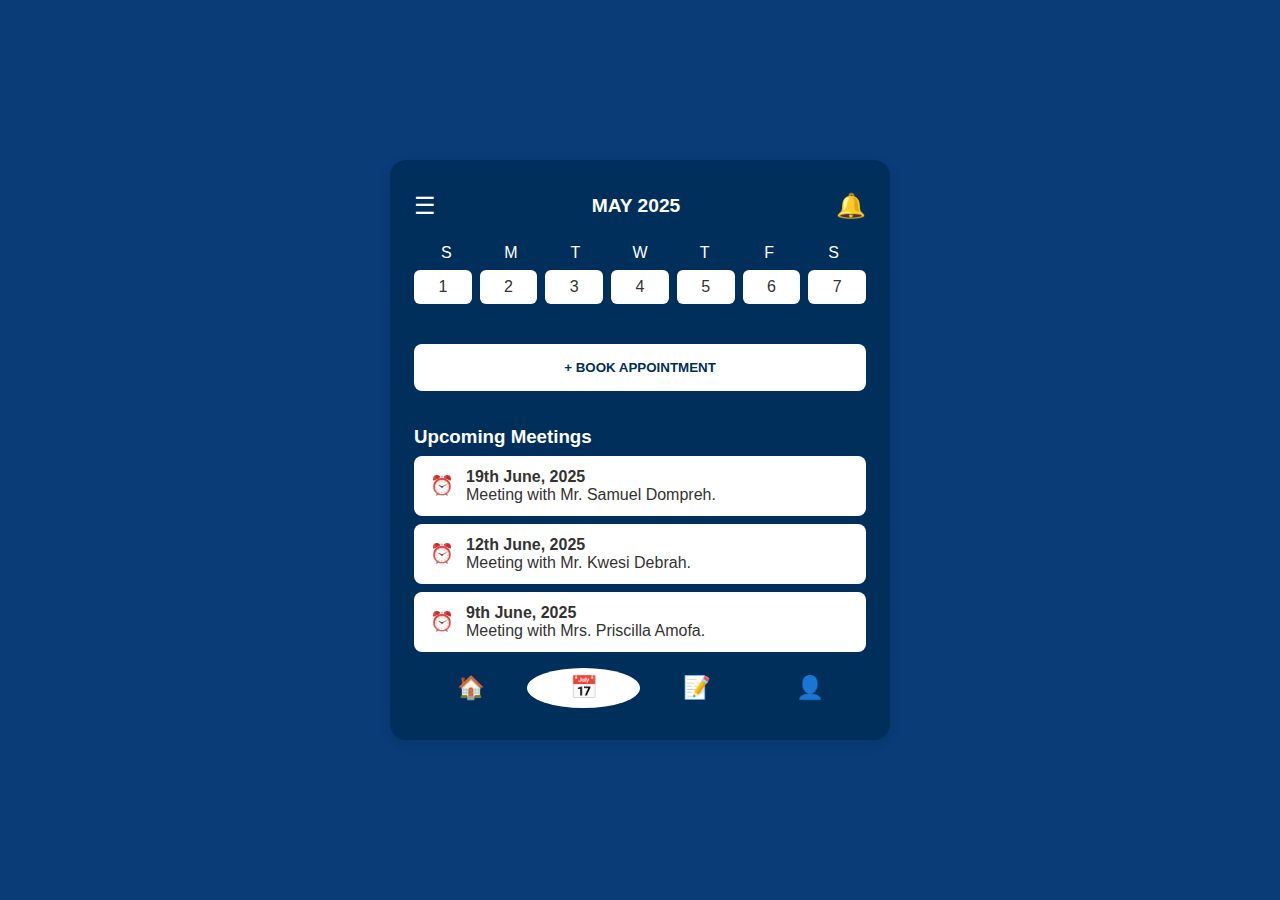
<file: LAWCONNECT/Appointment.html>
<!DOCTYPE html>
<html lang="en">
<head>
  <meta charset="UTF-8" />
  <meta name="viewport" content="width=device-width, initial-scale=1.0"/>
  <title>LawConnect Calendar</title>
  <link rel="stylesheet" href="Appointment.css" />
</head>
<body>

  <div class="main-wrapper">
    <div class="container">

      <header>
        <div class="menu-icon">&#9776;</div>
        <h1>MAY 2025</h1>
        <div class="bell-icon">&#128276;</div>
      </header>

      <div class="calendar">
        <div class="weekdays">
          <span>S</span><span>M</span><span>T</span><span>W</span><span>T</span><span>F</span><span>S</span>
        </div>
        <div class="days">
          <!-- Just some example days for structure -->
          <span class="day">1</span>
          <span class="day">2</span>
          <span class="day">3</span>
          <span class="day">4</span>
          <span class="day">5</span>
          <span class="day">6</span>
          <span class="day">7</span>
          <!-- Continue as needed... -->
        </div>
      </div>

      <button class="book-btn">+ BOOK APPOINTMENT</button>

      <div class="meetings">
        <h3>Upcoming Meetings</h3>
        <div class="meeting-card">
          <span class="meeting-icon">⏰</span>
          <div class="meeting-details">
            <strong>19th June, 2025</strong><br/>
            Meeting with Mr. Samuel Dompreh.
          </div>
        </div>
        <div class="meeting-card">
          <span class="meeting-icon">⏰</span>
          <div class="meeting-details">
            <strong>12th June, 2025</strong><br/>
            Meeting with Mr. Kwesi Debrah.
          </div>
        </div>
        <div class="meeting-card">
          <span class="meeting-icon">⏰</span>
          <div class="meeting-details">
            <strong>9th June, 2025</strong><br/>
            Meeting with Mrs. Priscilla Amofa.
          </div>
        </div>
      </div>

      <footer>
        <div class="nav-item">
          <span class="nav-icon">🏠</span>
        </div>
        <div class="nav-item active">
          <span class="nav-icon">📅</span>
        </div>
        <div class="nav-item">
          <span class="nav-icon">📝</span>
        </div>
        <div class="nav-item">
          <span class="nav-icon">👤</span>
        </div>
      </footer>

    </div>
  </div>

</body>
</html>
</file>
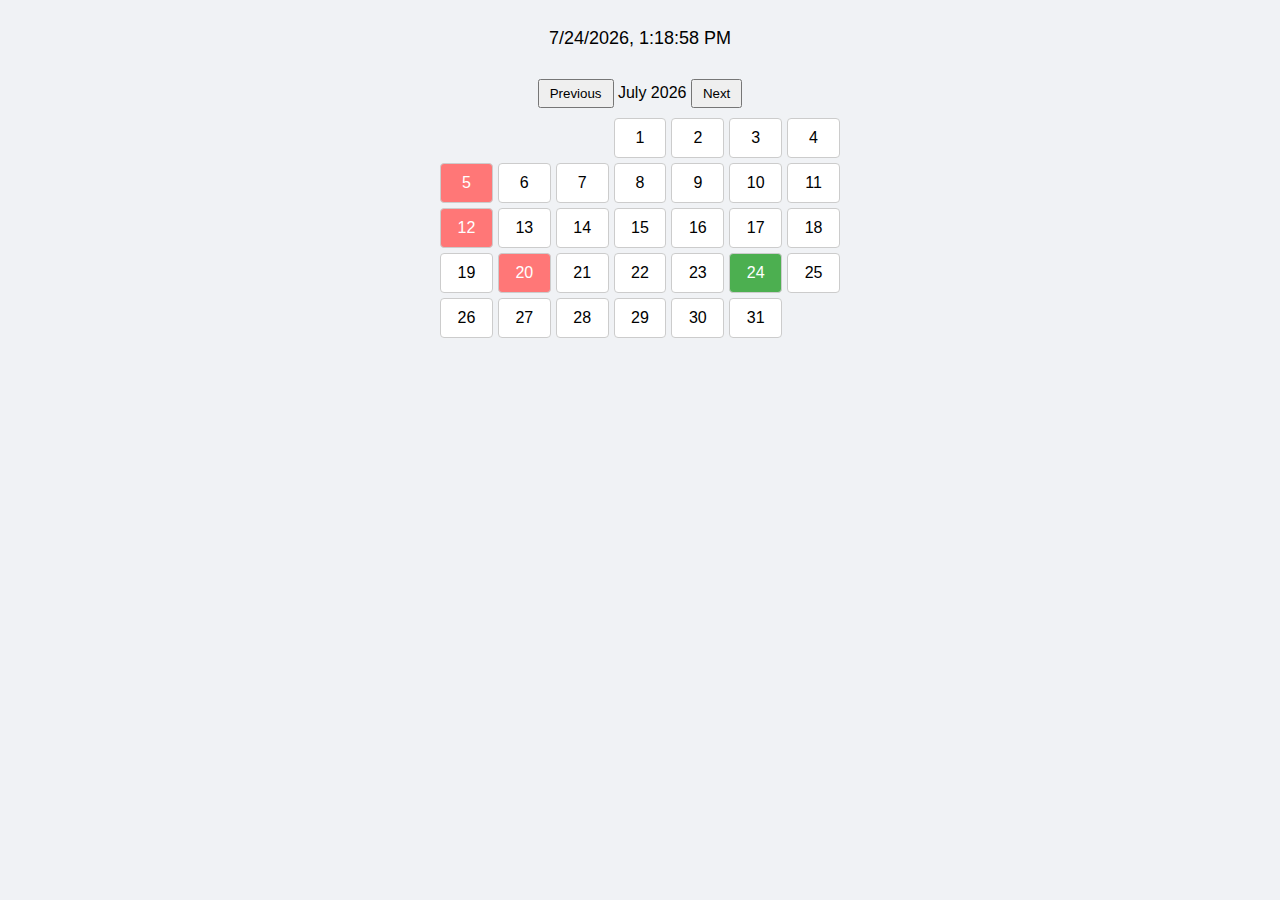
<file: LAWCONNECT/ccccccc.html>
<!DOCTYPE html>
<html lang="en">
<head>
  <meta charset="UTF-8" />
  <title>Responsive Calendar</title>
  <style>
    body {
      font-family: Arial, sans-serif;
      background: #f0f2f5;
      display: flex;
      flex-direction: column;
      align-items: center;
      padding: 20px;
    }
    #currentDateTime {
      margin-bottom: 20px;
      font-size: 18px;
    }
    #calendar {
      display: grid;
      grid-template-columns: repeat(7, 1fr);
      gap: 5px;
      max-width: 400px;
      width: 100%;
    }
    .day {
      background: #fff;
      border: 1px solid #ccc;
      padding: 10px;
      text-align: center;
      border-radius: 4px;
    }
    .booked {
      background: #f77;
      color: #fff;
    }
    .today {
      background: #4caf50;
      color: #fff;
    }
    .controls {
      margin: 10px;
    }
    button {
      padding: 5px 10px;
    }
  </style>
</head>
<body>
  <div id="currentDateTime"></div>
  <div class="controls">
    <button id="prevMonth">Previous</button>
    <span id="monthYear"></span>
    <button id="nextMonth">Next</button>
  </div>
  <div id="calendar"></div>

  <script>
    const currentDateTime = document.getElementById('currentDateTime');
    const calendar = document.getElementById('calendar');
    const monthYear = document.getElementById('monthYear');
    const prevMonthBtn = document.getElementById('prevMonth');
    const nextMonthBtn = document.getElementById('nextMonth');

    let today = new Date();
    let currentMonth = today.getMonth();
    let currentYear = today.getFullYear();

    function updateDateTime() {
      const now = new Date();
      currentDateTime.innerText = now.toLocaleString();
    }
    setInterval(updateDateTime, 1000);
    updateDateTime();

    function generateCalendar(month, year) {
      calendar.innerHTML = '';
      const firstDay = new Date(year, month).getDay();
      const daysInMonth = new Date(year, month + 1, 0).getDate();
      const bookedDays = [5, 12, 20]; // Example booked days

      monthYear.innerText = `${new Date(year, month).toLocaleString('default', { month: 'long' })} ${year}`;

      for (let i = 0; i < firstDay; i++) {
        const empty = document.createElement('div');
        calendar.appendChild(empty);
      }

      for (let day = 1; day <= daysInMonth; day++) {
        const dayEl = document.createElement('div');
        dayEl.className = 'day';
        dayEl.innerText = day;

        if (
          day === today.getDate() &&
          month === today.getMonth() &&
          year === today.getFullYear()
        ) {
          dayEl.classList.add('today');
        }

        if (bookedDays.includes(day)) {
          dayEl.classList.add('booked');
        }

        calendar.appendChild(dayEl);
      }
    }

    prevMonthBtn.addEventListener('click', () => {
      currentMonth--;
      if (currentMonth < 0) {
        currentMonth = 11;
        currentYear--;
      }
      generateCalendar(currentMonth, currentYear);
    });

    nextMonthBtn.addEventListener('click', () => {
      currentMonth++;
      if (currentMonth > 11) {
        currentMonth = 0;
        currentYear++;
      }
      generateCalendar(currentMonth, currentYear);
    });

    generateCalendar(currentMonth, currentYear);
  </script>
</body>
</html>
</file>
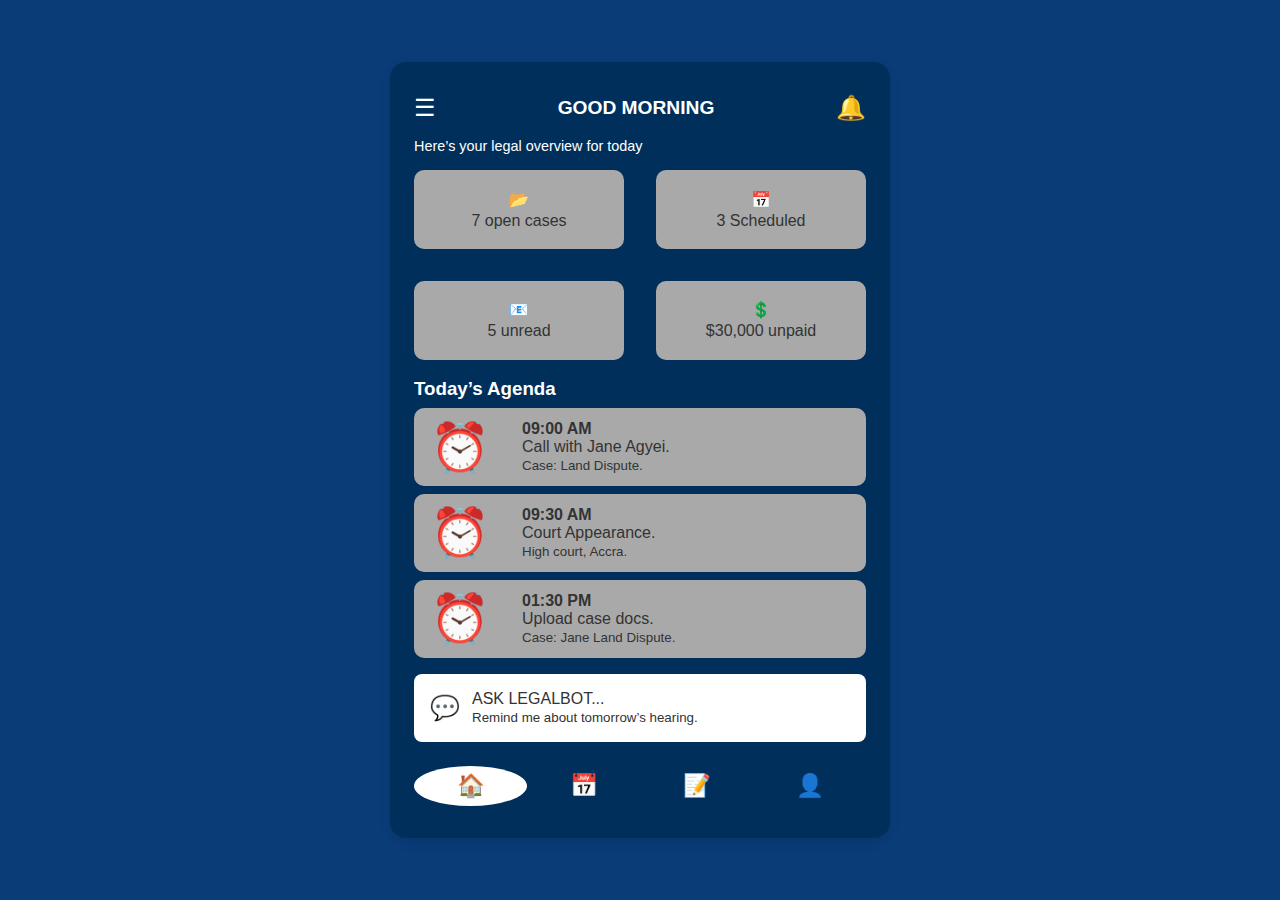
<file: LAWCONNECT/HomeScreen.html>
<!DOCTYPE html>
<html lang="en">
<head>
  <meta charset="UTF-8" />
  <meta name="viewport" content="width=device-width, initial-scale=1.0"/>
  <title>LawConnect Dashboard</title>
  <link rel="stylesheet" href="HomeScreen.css" />
</head>
<body>

  <div class="main-wrapper">
    <div class="container">

      <header>
        <div class="menu-icon">&#9776;</div>
        <h1>GOOD MORNING</h1>
        <div class="bell-icon">&#128276;</div>
      </header>

      <p class="subtitle">Here’s your legal overview for today</p>

      <div class="cards-grid">
        <div class="card">
          <p>📂</p>
          <p>7 open cases</p>
        </div>
        <div class="card">
          <p>📅</p>
          <p>3 Scheduled</p>
        </div>
        <div class="card">
          <p>📧</p>
          <p>5 unread</p>
        </div>
        <div class="card">
          <p>💲</p>
          <p>$30,000 unpaid</p>
        </div>
      </div>

      <div class="agenda">
        <h3>Today’s Agenda</h3>
        <div class="agenda-item">
          <span class="agenda-item-icon">⏰</span>
          <div class="agenda-item-details">
            <strong>09:00 AM</strong><br/>
            Call with Jane Agyei.<br/>
            <small>Case: Land Dispute.</small>
          </div>
        </div>
        <div class="agenda-item">
          <span class="agenda-item-icon">⏰</span>
          <div class="agenda-item-details">
            <strong>09:30 AM</strong><br/>
            Court Appearance.<br/>
            <small>High court, Accra.</small>
          </div>
        </div>
        <div class="agenda-item">
          <span class="agenda-item-icon">⏰</span>
          <div class="agenda-item-details">
            <strong>01:30 PM</strong><br/>
            Upload case docs.<br/>
            <small>Case: Jane Land Dispute.</small>
          </div>
        </div>
      </div>

      <div class="legalbot">
        <span class="legalbot-icon">💬</span>
        <span>ASK LEGALBOT...<br/><small>Remind me about tomorrow’s hearing.</small></span>
      </div>

      <footer>
        <div class="nav-item active">
          <span class="nav-icon">🏠</span>
        </div>
        <div class="nav-item">
          <span class="nav-icon">📅</span>
        </div>
        <div class="nav-item">
          <span class="nav-icon">📝</span>
        </div>
        <div class="nav-item">
          <span class="nav-icon">👤</span>
        </div>
      </footer>

    </div> <!-- end container -->
  </div> <!-- end main-wrapper -->

</body>
</html>
</file>
<file: LAWCONNECT/Appointment.css>
body {
  margin: 0;
  font-family: Arial, sans-serif;
  background: #0a3c78; /* lighter blue background */
  display: flex;
  justify-content: center;
  align-items: center;
  min-height: 100vh;
}

.main-wrapper {
  padding: 2rem 1rem;
  width: 100%;
  max-width: 500px;
}

.container {
  background: #002f5c; /* darker blue card */
  border-radius: 16px;
  box-shadow: 0 4px 12px rgba(0,0,0,0.1);
  padding: 2rem 1.5rem;
  color: white;
}

header {
  display: flex;
  justify-content: space-between;
  align-items: center;
}

header h1 {
  font-size: 1.2rem;
  margin: 0;
}

.menu-icon,
.bell-icon {
  font-size: 1.5rem;
  cursor: pointer;
}

.calendar {
  margin: 1.5rem 0;
}

.weekdays {
  display: grid;
  grid-template-columns: repeat(7, 1fr);
  text-align: center;
  margin-bottom: 0.5rem;
}

.days {
  display: grid;
  grid-template-columns: repeat(7, 1fr);
  text-align: center;
  gap: 0.5rem;
}

.day {
  background: #ffffff;
  color: #333;
  padding: 0.5rem;
  border-radius: 6px;
}

.book-btn {
  width: 100%;
  background: #ffffff;
  color: #002f5c;
  border: none;
  padding: 1rem;
  font-weight: bold;
  border-radius: 8px;
  margin: 1rem 0;
  cursor: pointer;
}

.meetings h3 {
  margin-bottom: 0.5rem;
}

.meeting-card {
  background: #ffffff;
  color: #333;
  padding: 0.75rem 1rem;
  border-radius: 8px;
  margin-bottom: 0.5rem;
  display: flex;
  align-items: center;
  gap: 0.75rem;
}

.meeting-icon {
  font-size: 1.2rem;
}

footer {
  display: flex;
  justify-content: space-around;
  align-items: center;
  margin-top: 1rem;
}

.nav-item {
  color: white;
  text-align: center;
  flex: 1;
}

.nav-item.active {
  background: white;
  color: #002f5c;
  border-radius: 50%;
  width: 40px;
  height: 40px;
  display: flex;
  align-items: center;
  justify-content: center;
  margin: 0 auto;
}

.nav-icon {
  font-size: 1.4rem;
}

@media (max-width: 600px) {
  .days {
    grid-template-columns: repeat(7, 1fr);
  }
}
</file>
<file: LAWCONNECT/HomeScreen.css>
body {
  margin: 0;
  font-family: Arial, sans-serif;
  background: #0a3c78; /* lighter blue page background */
  display: flex;
  justify-content: center;
  align-items: center;
  min-height: 100vh;
}

.main-wrapper {
  padding: 2rem 1rem;
  width: 100%;
  max-width: 500px;
}

.container {
  background: #002f5c; /* darker blue container */
  border-radius: 16px;
  box-shadow: 0 4px 12px rgba(0,0,0,0.1);
  padding: 2rem 1.5rem;
  color: white;
}

header {
  display: flex;
  justify-content: space-between;
  align-items: center;
}

header h1 {
  font-size: 1.2rem;
  margin: 0;
}

.subtitle {
  margin: 1rem 0;
  font-size: 0.9rem;
}

.menu-icon,
.bell-icon {
  font-size: 1.5rem;
  cursor: pointer;
}

.cards-grid {
  display: grid;
  grid-template-columns: 1fr 1fr;
  gap: 2rem;
  margin: 1rem 0;
}

.card {
  background: #A9A9A9;
  color: #333;
  padding: 1rem;
  border-radius: 10px;
  text-align: center;
}

.card:hover{
 background-color: #A9A9A9;
 transform: scale(0.95);
}

.card p {
  margin: 0.2rem 0;
}

.agenda {
  margin: 1rem 0;
}

.agenda h3 {
  margin-bottom: 0.5rem;
}

.agenda-item:hover{
 background-color: #A9A9A9;
 transform: scale(1.02);
}

.agenda-item {
  background: #A9A9A9;
  color: #333;
  padding: 0.65rem 1rem;
  border-radius: 10px;
  margin-bottom: 0.5rem;
  display: flex;
  align-items: center;
  gap: 2rem;
}

.agenda-item-icon {
  font-size: 3rem;
}

.legalbot {
  background: #ffffff;
  color: #333;
  padding: 1rem;
  border-radius: 8px;
  display: flex;
  align-items: center;
  gap: 0.75rem;
  margin-bottom: 1.5rem;
}

.legalbot-icon {
  font-size: 1.5rem;
}

footer {
  display: flex;
  justify-content: space-around;
  align-items: center;
}

.nav-item {
  color: white;
  text-align: center;
  flex: 1;
}

.nav-item.active {
  background: white;
  color: #002f5c;
  border-radius: 50%;
  width: 40px;
  height: 40px;
  display: flex;
  align-items: center;
  justify-content: center;
  margin: 0 auto;
}

.nav-icon {
  font-size: 1.4rem;
}

@media (max-width: 600px) {
  .cards-grid {
    grid-template-columns: 1fr;
  }
}
</file>
